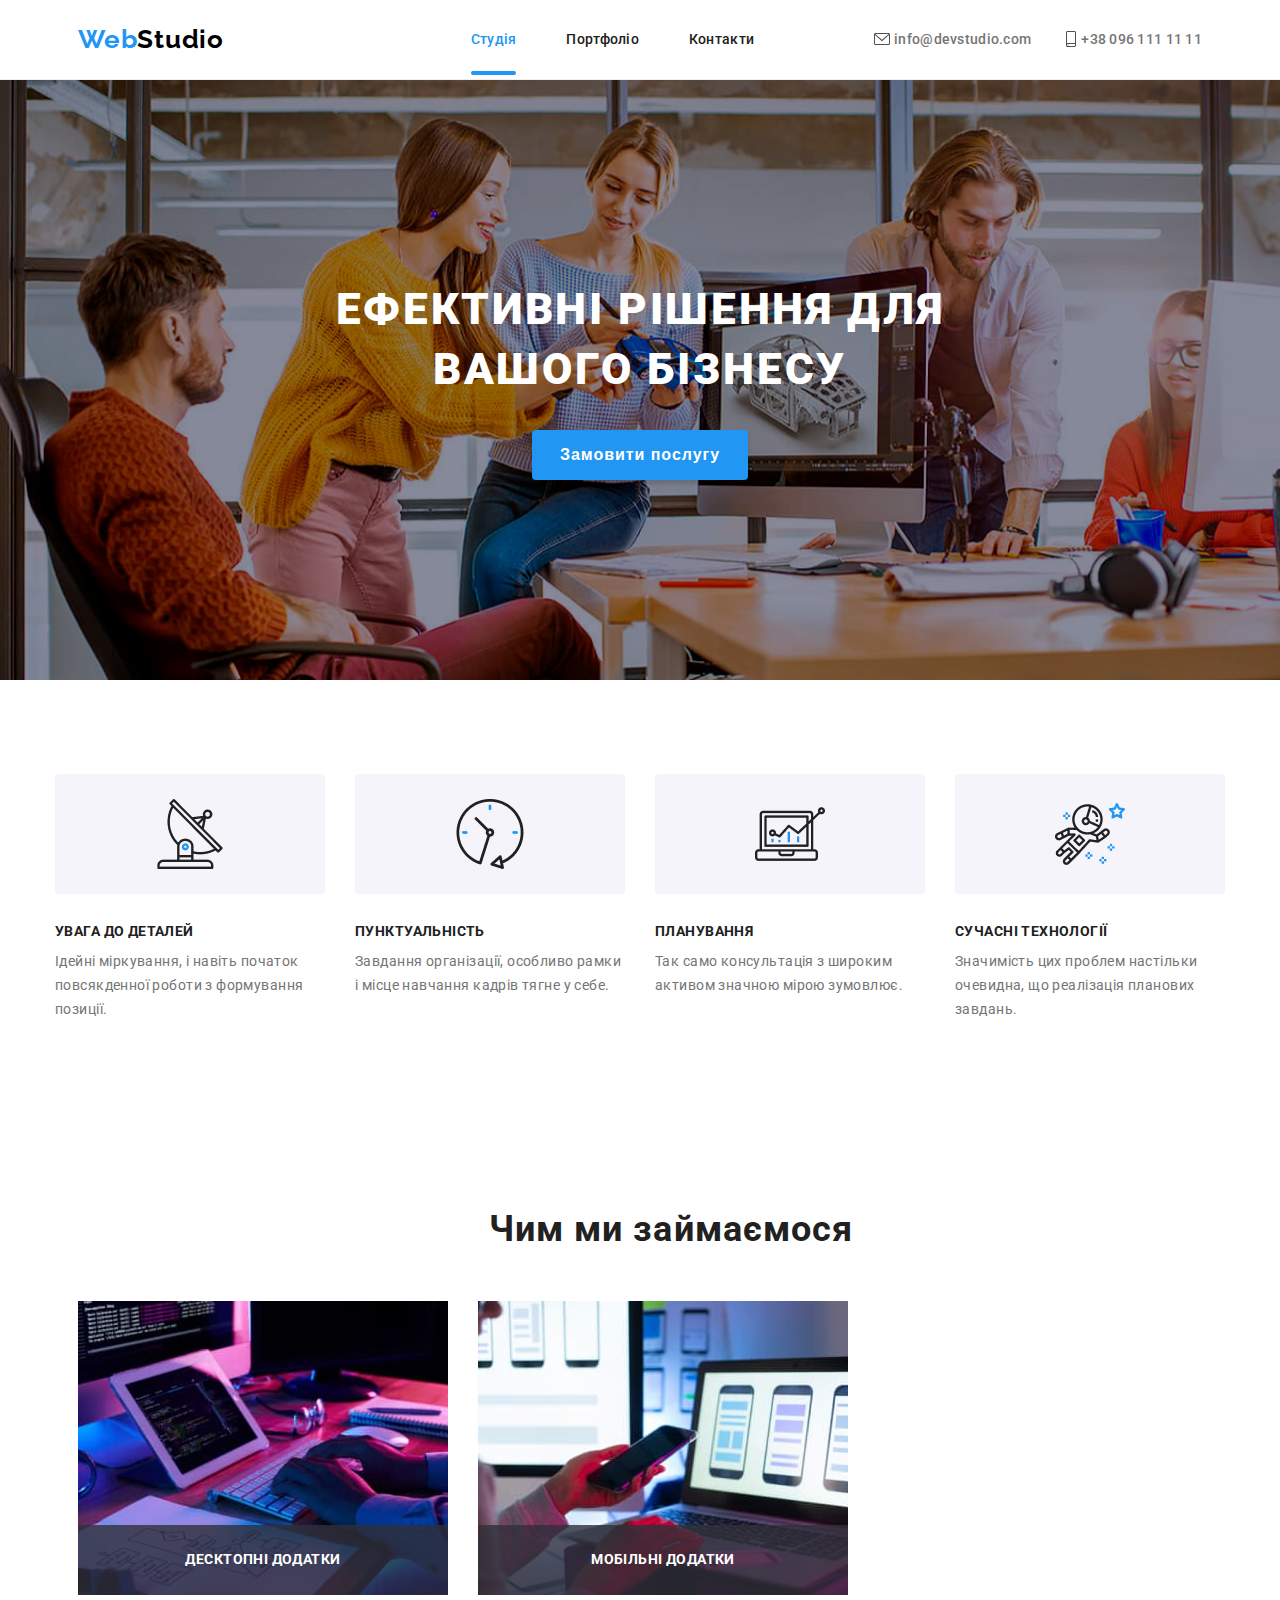
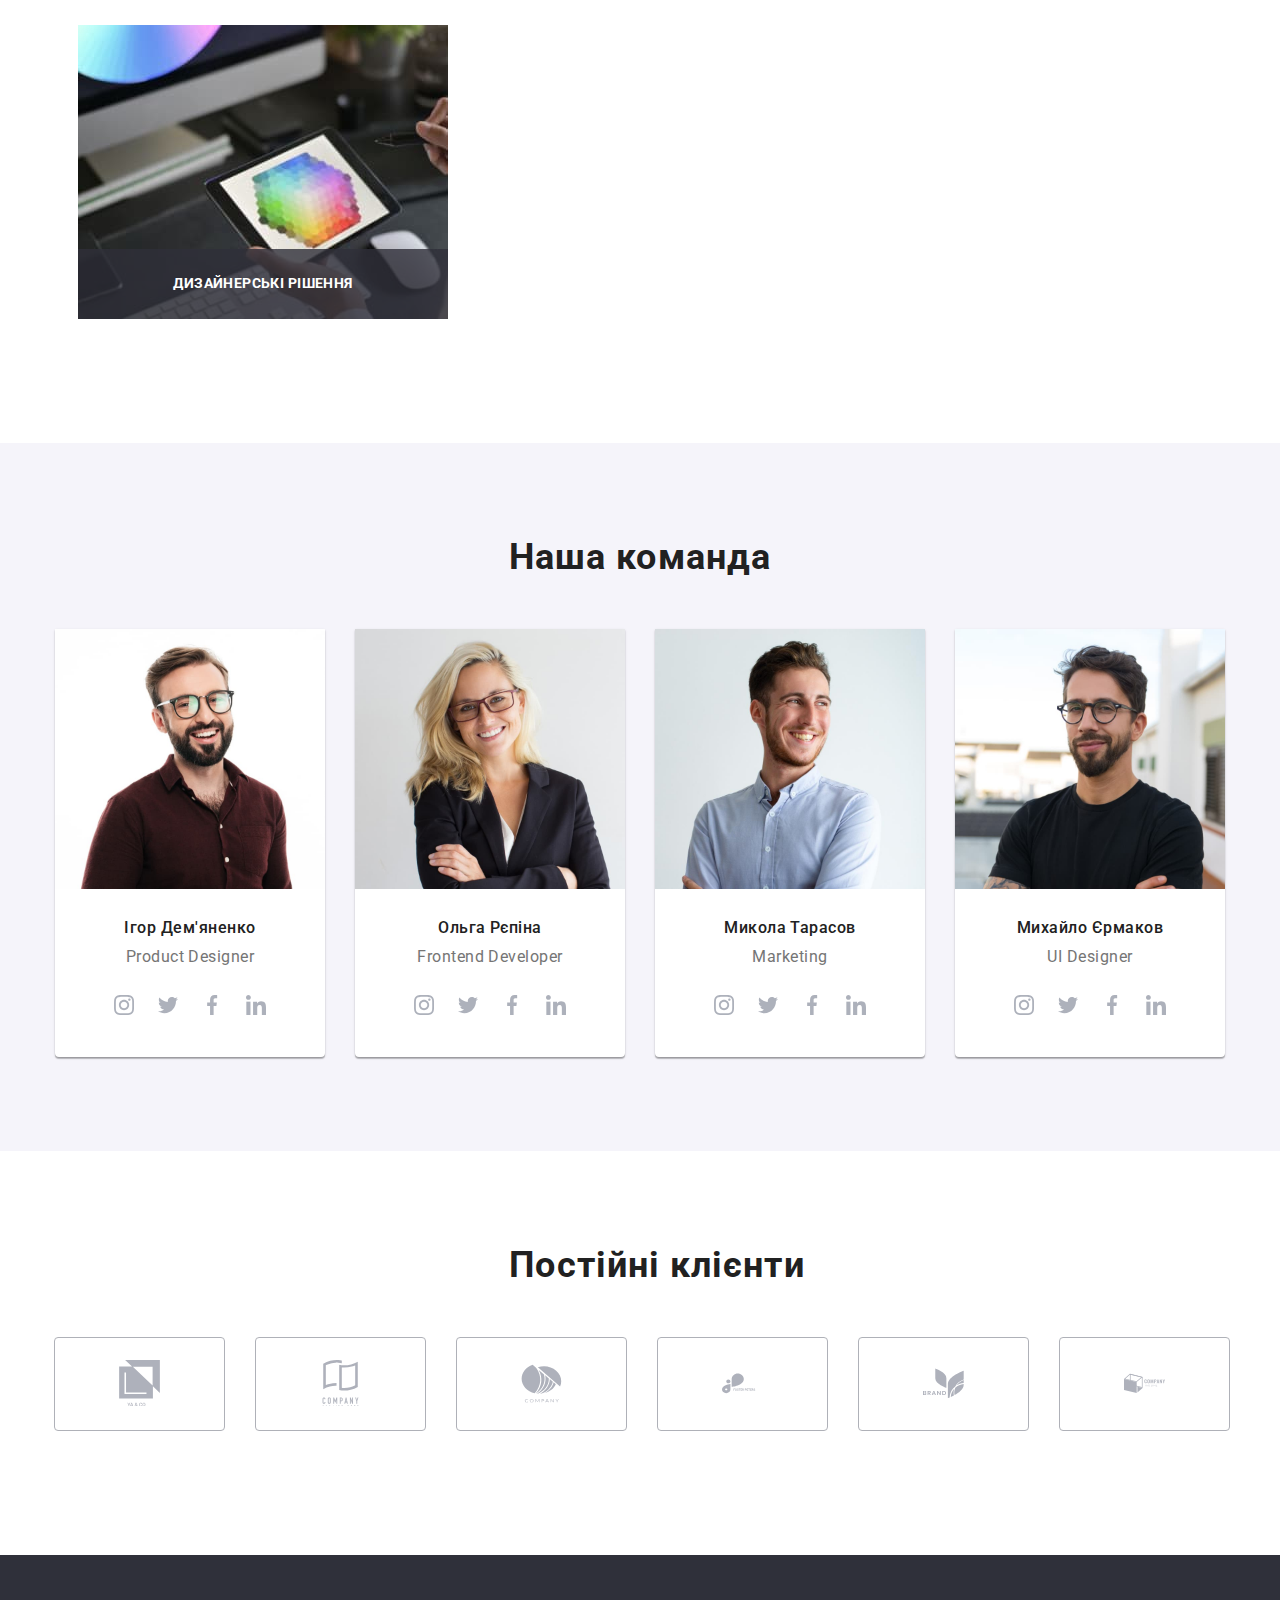
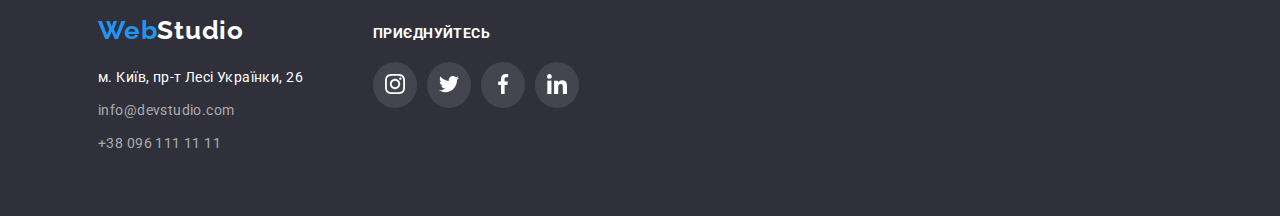
<file: index.html>
<!DOCTYPE html>
<html lang="ukr">
<head>
    <meta charset="UTF-8">
    <meta http-equiv="X-UA-Compatible" content="IE=edge">
    <meta name="viewport" content="width=device-width, initial-scale=1.0">
    <link rel="preconnect" href="https://fonts.googleapis.com">
    <link rel="preconnect" href="https://fonts.gstatic.com" crossorigin>
    <link href="https://fonts.googleapis.com/css2?family=Lato&family=Lora&family=Martel:wght@300;400;700&family=Montserrat:wght@400;500;600;700;800&family=Noto+Sans+Georgian:wght@700&family=PT+Sans:ital,wght@0,400;0,700;1,400;1,700&family=Raleway:wght@700&family=Roboto:wght@400;500;700;900&family=Tinos:wght@400;700&display=swap" rel="stylesheet">
    <link rel="stylesheet" href="./css/style.css">
    <title>WebStudio</title>
</head>
<body>
    <header class="header">
            <a href="./index.html" class="header-logo"><span class="logo">Web</span>Studio</a>
        <section class="header__burger">
            <span></span>
        </section>
        <nav class="nav header__menu">
            <ul class="header__list">
                <li class="nav-item"><a href="./index.html" class="nav-link nav-link__studio">Студія</a></li>
                <li class="nav-item"><a href="./portfolio.html" class="nav-link">Портфоліо</a></li>
                <li class="nav-item"><a href="#" class="nav-link">Контакти</a></li>
                <li class="contacts-item contacts-item__mail">
                    <a href="mailto:info@devstudio.com" class="contacts-link contacts-link__mail">
                        <svg class="icon-header icon-header__mail">   
                            <use href="sprite.svg#mail"></use>
                        </svg>
                        info@devstudio.com
                    </a>
                </li>
                <li class="contacts-item contacts-item__tel">
                    <a href="tel:+380961111111" class="contacts-link contacts-link__tel">
                        <svg class="icon-header phone">   
                            <use href="sprite.svg#tel"></use>
                        </svg>
                        +38 096 111 11 11
                    </a>
                </li>
            </ul>
            <!--
            <ul class="contacts-list">
                <li class="contacts-item">
                    <a href="mailto:info@devstudio.com" class="contacts-link">
                        <svg class="icon-header icon-header__mail">   
                            <use href="sprite.svg#mail"></use>
                        </svg>
                        info@devstudio.com
                    </a>
                </li>
                <li class="contacts-item">
                    <a href="tel:+380961111111" class="contacts-link">
                        <svg class="icon-header phone">   
                            <use href="sprite.svg#tel"></use>
                        </svg>
                        +38 096 111 11 11
                    </a>
                </li>
            </ul>-->
        </nav>
    </header>
    <main>
        <section class="servise">
            <h1 class="servise-title">Ефективні рішення для <br> вашого бізнесу</h1>
            <button type="button" class="servise-button">Замовити послугу</button>
        </section>
        <section class="features">
            <h2 hidden class="features-title title">Особливості студії</h2>
            <ul class="features-list">
                <li class="features-card">
                    <img src="./images/studio/features/antena.jpg" alt="антена" width="270" height="120">
                    <h3 class="features-card__title">УВАГА ДО ДЕТАЛЕЙ</h3>
                    <p class="features-card__text">Ідейні міркування, і навіть початок повсякденної роботи з формування позиції.</p>
                </li>
                <li class="features-card">
                    <img src="./images/studio/features/clock.jpg" alt="годиник" width="270" height="120">
                    <h3 class="features-card__title">ПУНКТУАЛЬНІСТЬ</h3>
                    <p class="features-card__text">Завдання організації, особливо рамки і місце навчання кадрів тягне у себе.</p>
                </li>
                <li class="features-card">
                    <img src="./images/studio/features/diagrama.jpg" alt="діаграма" width="270" height="120">
                    <h3 class="features-card__title">ПЛАНУВАННЯ</h3>
                    <p class="features-card__text">Так само консультація з широким активом значною мірою зумовлює.</p>
                </li>
                <li class="features-card">
                    <img src="./images/studio/features/astronaft.jpg" alt="астронафт" width="270" height="120">
                    <h3 class="features-card__title">СУЧАСНІ ТЕХНОЛОГІЇ</h3>
                    <p class="features-card__text">Значимість цих проблем настільки очевидна, що реалізація планових завдань.</p>
                </li>
            </ul>
        </section>
        <section class="about">
            <h2 class="about-title title">Чим ми займаємося</h2>
            <ul class="about-list">
                <li class="about-card">
                    <img src="./images/what-we-do/notebook.jpg" alt="людина пише код" width="370" height="294">
                    <section class="about-block__text">
                        <p class="abuot-card__text">Десктопні додатки</p>
                    </section>
                </li>
                <li class="about-card">
                    <img src="./images/what-we-do/phone.jpg" alt="людина перевіряє верстку сайту" width="370" height="294">
                    <section class="about-block__text">
                        <p class="abuot-card__text">Мобільні додатки</p>
                    </section>
                </li>
                <li class="about-card">
                    <img src="./images/what-we-do/table.jpg" alt="людина вибирає кольори для дизайну" width="370" height="294">
                    <section class="about-block__text">
                        <p class="abuot-card__text">Дизайнерські рішення</p>
                    </section>
                </li>
            </ul>
        </section>
        <section class="team">
            <h2 class="team-title title">Наша команда</h2>
            <ul class="team-list">
                <li class="team-card">
                    <img src="./images/what-we-do/igor.jpg" alt="Ігор Дем'яненко" width="270" height="260">
                    <p class="team-card__name">Ігор Дем'яненко</p>
                    <span class="team-card__profession">Product Designer</span>
                    <ul class="team-block__network">
                        <li class="team-network__item">
                            <a href="#" class="team-network__link">
                                <svg class="team-icon">   
                                    <use href="sprite.svg#inst"></use>
                                </svg>
                            </a>
                        </li>
                        <li class="team-network__item">
                            <a href="#" class="team-network__link">
                                <svg class="team-icon">   
                                    <use href="sprite.svg#twitter"></use>
                                </svg>
                            </a>
                        </li>
                        <li class="team-network__item">
                            <a href="#" class="team-network__link">
                                <svg class="team-icon">   
                                    <use href="sprite.svg#facebook"></use>
                                </svg>
                            </a>
                        </li>
                        <li class="team-network__item">
                            <a href="#" class="team-network__link">
                                <svg class="team-icon">   
                                    <use href="sprite.svg#linkedin"></use>
                                </svg>
                            </a>
                        </li>
                    </ul>
                </li>
                <li class="team-card">
                    <img src="./images/what-we-do/olga.jpg" alt="Ольга Рєпіна" width="270" height="260">
                    <p class="team-card__name">Ольга Рєпіна</p>
                    <span class="team-card__profession">Frontend Developer</span>
                    <ul class="team-block__network">
                        <li class="team-network__item">
                            <a href="#" class="team-network__link">
                                <svg class="team-icon">   
                                    <use href="sprite.svg#inst"></use>
                                </svg>
                            </a>
                        </li>
                        <li class="team-network__item">
                            <a href="#" class="team-network__link">
                                <svg class="team-icon">   
                                    <use href="sprite.svg#twitter"></use>
                                </svg>
                            </a>
                        </li>
                        <li class="team-network__item">
                            <a href="#" class="team-network__link">
                                <svg class="team-icon">   
                                    <use href="sprite.svg#facebook"></use>
                                </svg>
                            </a>
                        </li>
                        <li class="team-network__item">
                            <a href="#" class="team-network__link">
                                <svg class="team-icon">   
                                    <use href="sprite.svg#linkedin"></use>
                                </svg>
                            </a>
                        </li>
                    </ul>
                </li>
                <li class="team-card">
                    <img src="./images/what-we-do/mikola.jpg" alt="Микола Тарасов" width="270" height="260">
                    <p class="team-card__name">Микола Тарасов</p>
                    <span class="team-card__profession">Marketing</span>
                    <ul class="team-block__network">
                        <li class="team-network__item">
                            <a href="#" class="team-network__link">
                                <svg class="team-icon">   
                                    <use href="sprite.svg#inst"></use>
                                </svg>
                            </a>
                        </li>
                        <li class="team-network__item">
                            <a href="#" class="team-network__link">
                                <svg class="team-icon">   
                                    <use href="sprite.svg#twitter"></use>
                                </svg>
                            </a>
                        </li>
                        <li class="team-network__item">
                            <a href="#" class="team-network__link">
                                <svg class="team-icon">   
                                    <use href="sprite.svg#facebook"></use>
                                </svg>
                            </a>
                        </li>
                        <li class="team-network__item">
                            <a href="#" class="team-network__link">
                                <svg class="team-icon">   
                                    <use href="sprite.svg#linkedin"></use>
                                </svg>
                            </a>
                        </li>
                    </ul>
                </li>
                <li class="team-card">
                    <img src="./images/what-we-do/mihailo.jpg" alt="Михайло Єрмаков" width="270" height="260">
                    <p class="team-card__name">Михайло Єрмаков</p>
                    <span class="team-card__profession">UI Designer</span>
                    <ul class="team-block__network">
                        <li class="team-network__item">
                            <a href="#" class="team-network__link">
                                <svg class="team-icon">   
                                    <use href="sprite.svg#inst"></use>
                                </svg>
                            </a>
                        </li>
                        <li class="team-network__item">
                            <a href="#" class="team-network__link">
                                <svg class="team-icon">   
                                    <use href="sprite.svg#twitter"></use>
                                </svg>
                            </a>
                        </li>
                        <li class="team-network__item">
                            <a href="#" class="team-network__link">
                                <svg class="team-icon">   
                                    <use href="sprite.svg#facebook"></use>
                                </svg>
                            </a>
                        </li>
                        <li class="team-network__item">
                            <a href="#" class="team-network__link">
                                <svg class="team-icon">   
                                    <use href="sprite.svg#linkedin"></use>
                                </svg>
                            </a>
                        </li>
                    </ul>
                </li>
            </ul>
        </section>
        <section class="clients">
            <h2 class="client-title title">Постійні клієнти</h2>
            <ul class="clients-block">
                <li class="client-item">
                    <a href="#" class="client-link">
                        <svg class="client-icon">   
                            <use href="sprite.svg#client1"></use>
                        </svg>
                    </a>
                </li>
                <li class="client-item">
                    <a href="#" class="client-link">
                        <svg class="client-icon">   
                            <use href="sprite.svg#client2"></use>
                        </svg>
                    </a>
                </li>
                <li class="client-item">
                    <a href="#" class="client-link">
                        <svg class="client-icon">   
                            <use href="sprite.svg#client3"></use>
                        </svg>
                    </a>
                </li>
                <li class="client-item">
                    <a href="#" class="client-link">
                        <svg class="client-icon">   
                            <use href="sprite.svg#client4"></use>
                        </svg>
                    </a>
                </li>
                <li class="client-item">
                    <a href="#" class="client-link">
                        <svg class="client-icon">   
                            <use href="sprite.svg#client5"></use>
                        </svg>
                    </a>
                </li>
                <li class="client-item">
                    <a href="#" class="client-link">
                        <svg class="client-icon">   
                            <use href="sprite.svg#client6"></use>
                        </svg>
                    </a>
                </li>
            </ul>
        </section>
    </main>
    <footer class="footer">
    <a href="./index.html" class="footer-logo"><span class="logo">Web</span>Studio</a>
    <section class="footer-block">
        <address>
            <ul class="footer-list">
                <li class="footer-item"><a href="https://goo.gl/maps/CPtrU1FHBa2aNyZL9" class="footer-address">м. Київ, пр-т Лесі Українки, 26</a></li>
                <li class="footer-item"><a href="mailto:info@devstudio.com" class="footer-link" target="_blank" rel="noopener noreferrer nofollow">info@devstudio.com</a></li>
                <li class="footer-item"><a href="tel:+380961111111" class="footer-link">+38 096 111 11 11</a></li>
            </ul>
        </address>
        <section class="footer-block__join-in">
            <h2 class="footer-title">Приєднуйтесь</h2>
            <ul class="footer-block__body">
                <li class="footer-block__item">
                    <a href="#" class="footer-block__link">
                        <svg class="footer-block__icon">   
                            <use href="sprite.svg#inst"></use>
                        </svg>
                    </a>
                </li>
                <li class="footer-block__item">
                    <a href="#" class="footer-block__link">
                        <svg class="footer-block__icon">   
                            <use href="sprite.svg#twitter"></use>
                        </svg>
                    </a>
                </li>
                <li class="footer-block__item">
                    <a href="#" class="footer-block__link">
                        <svg class="footer-block__icon">   
                            <use href="sprite.svg#facebook"></use>
                        </svg>
                    </a>
                </li>
                <li class="footer-block__item">
                    <a href="#" class="footer-block__link">
                        <svg class="footer-block__icon">   
                            <use href="sprite.svg#linkedin"></use>
                        </svg>
                    </a>
                </li>
            </ul>
        </section>
    </section>
    </footer>
    <script src="https://code.jquery.com/jquery-3.4.1.slim.min.js" integrity="sha256-pasqAKBDmFT4eHoN2ndd6lN370kFiGUFyTiUHWhU7k8=" crossorigin="anonymous">
        
    </script>
    <script src="./js/main.js"></script>
</body>
</html>
</file>
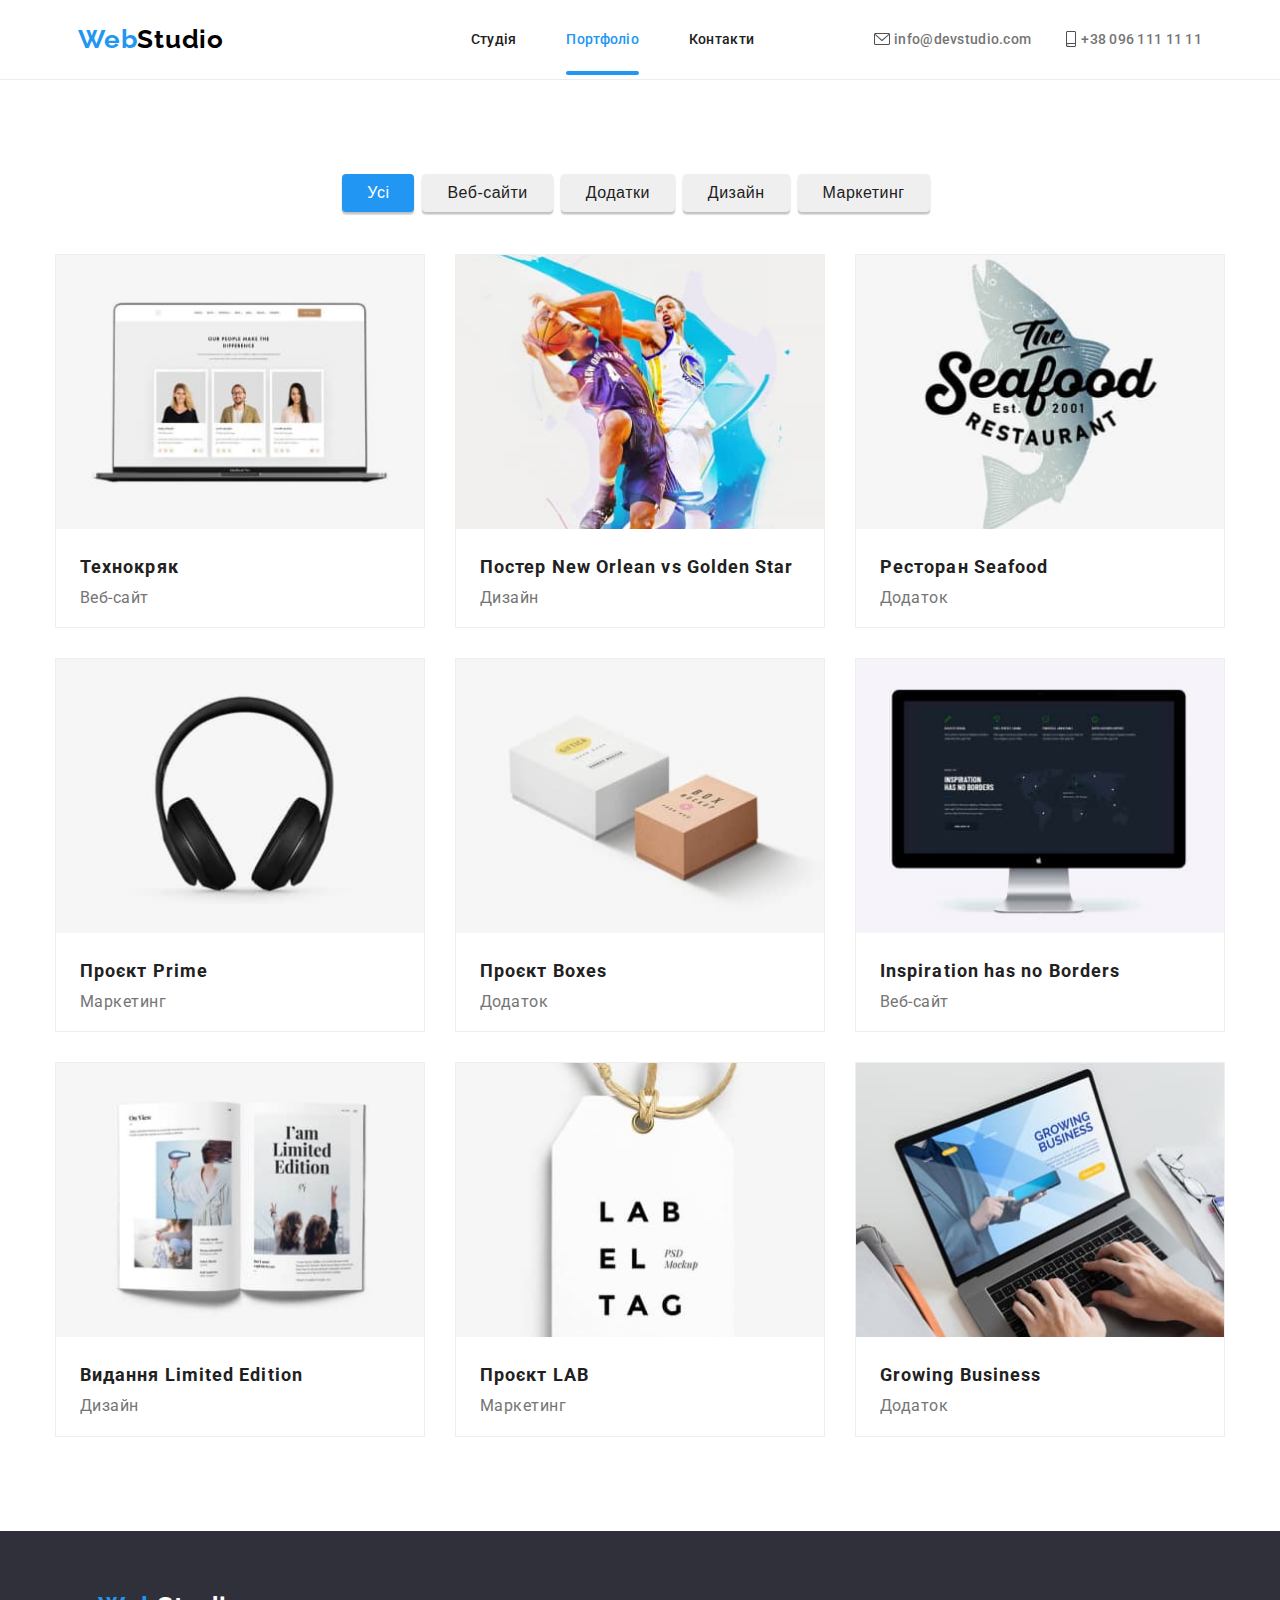
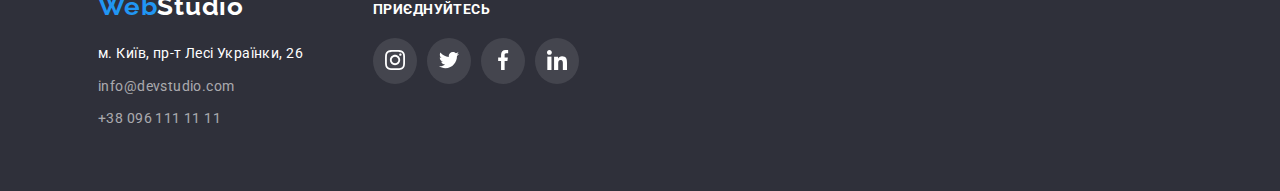
<file: portfolio.html>
<!DOCTYPE html>
<html lang="en">
<head>
    <meta charset="UTF-8">
    <meta http-equiv="X-UA-Compatible" content="IE=edge">
    <meta name="viewport" content="width=device-width, initial-scale=1.0">
    <link rel="preconnect" href="https://fonts.googleapis.com">
    <link rel="preconnect" href="https://fonts.gstatic.com" crossorigin>
    <link href="https://fonts.googleapis.com/css2?family=Lato&family=Lora&family=Martel:wght@300;400;700&family=Montserrat:wght@400;500;600;700;800&family=Noto+Sans+Georgian:wght@700&family=PT+Sans:ital,wght@0,400;0,700;1,400;1,700&family=Raleway:wght@700&family=Roboto:wght@400;500;700;900&family=Tinos:wght@400;700&display=swap" rel="stylesheet">
    <link rel="stylesheet" href="./css/portfolio.css">
    <title>Portfolio</title>
</head>
<body>
    <header class="header">
        <a href="./index.html" class="header-logo"><span class="logo">Web</span>Studio</a>
    <section class="header__burger">
        <span></span>
    </section>
    <nav class="nav header__menu">
        <ul class="header__list">
            <li class="nav-item"><a href="./index.html" class="nav-link nav-link__studio">Студія</a></li>
            <li class="nav-item"><a href="./portfolio.html" class="nav-link nav-link__portfolio">Портфоліо</a></li>
            <li class="nav-item"><a href="#" class="nav-link">Контакти</a></li>
            <li class="contacts-item contacts-item__mail">
                <a href="mailto:info@devstudio.com" class="contacts-link contacts-link__mail">
                    <svg class="icon-header icon-header__mail">   
                        <use href="sprite.svg#mail"></use>
                    </svg>
                    info@devstudio.com
                </a>
            </li>
            <li class="contacts-item contacts-item__tel">
                <a href="tel:+380961111111" class="contacts-link contacts-link__tel">
                    <svg class="icon-header phone">   
                        <use href="sprite.svg#tel"></use>
                    </svg>
                    +38 096 111 11 11
                </a>
            </li>
        </ul>
    </nav>
</header>
    <main class="page-portfolio">
        <section class="portfolio">
            <ul class="portfolio-tubs">
                <li class="portfolio-navigation__tubs">
                    <button type="button" class="tubs-portfolio__item active">Усі</button>
                </li>
                <li class="portfolio-navigation__tubs">
                    <button type="button" class="tubs-portfolio__item">Веб-сайти</button>
                </li>
                <li class="portfolio-navigation__tubs">
                    <button type="button" class="tubs-portfolio__item">Додатки</button>
                </li>
                <li class="portfolio-navigation__tubs">
                    <button type="button" class="tubs-portfolio__item">Дизайн</button>
                </li>
                <li class="portfolio-navigation__tubs">
                    <button type="button" class="tubs-portfolio__item">Маркетинг</button>
                </li>
            </ul>
            <ul class="portfolio-tabs__items active">
                    <li class="portfolio-tabs__item">
                        <a href="#" class="portfolio-tabs__link">
                            <img src="./images/portfolio/technocrat.jpg" alt="Технокряк" width="370" height="294">
                        <h2 class="portfolio-item__name">Технокряк</h2>
                        <p class="portfolio-item__profession">Веб-сайт</p>
                        <section class="portfolio-block__text">
                            <p class="portfolio-item__text">Ресурс пропонує комплексні пропозиції 
                                з різним рівнем функціоналу та сервісів. 
                                Все це дозволить відвідувачу отримати вичерпні 
                                відомості про компанію чи приватну особу.
                            </p>
                        </section>
                        </a>
                    </li>
                    <li class="portfolio-tabs__item">
                        <a href="#" class="portfolio-tabs__link">
                            <img src="./images/portfolio/poster.jpg" alt="Постер New Orlean vs Golden Star"width="370" height="294">
                            <h2 class="portfolio-item__name">Постер New Orlean vs Golden Star</h2>
                            <p class="portfolio-item__profession">Дизайн</p>
                            <section class="portfolio-block__text">
                                <p class="portfolio-item__text">Ресурс пропонує комплексні пропозиції 
                                    з різним рівнем функціоналу та сервісів. 
                                    Все це дозволить відвідувачу отримати вичерпні 
                                    відомості про компанію чи приватну особу.
                                </p>
                            </section>
                        </a>
                    </li>
                    <li class="portfolio-tabs__item">
                        <a href="#" class="portfolio-tabs__link">
                            <img src="./images/portfolio/restaurant.jpg" alt="Ресторан Seafood" width="370" height="294">
                            <h2 class="portfolio-item__name">Ресторан Seafood</h2>
                            <p class="portfolio-item__profession">Додаток</p>
                            <section class="portfolio-block__text">
                                <p class="portfolio-item__text">Ресурс пропонує комплексні пропозиції 
                                    з різним рівнем функціоналу та сервісів. 
                                    Все це дозволить відвідувачу отримати вичерпні 
                                    відомості про компанію чи приватну особу.
                                </p>
                            </section>
                        </a>
                    </li>
                    <li class="portfolio-tabs__item">
                        <a href="#" class="portfolio-tabs__link">
                            <img src="./images/portfolio/project-prime.jpg" alt="Проєкт Prime" width="370" height="294">
                            <h2 class="portfolio-item__name">Проєкт Prime</h2>
                            <p class="portfolio-item__profession">Маркетинг</p>
                            <section class="portfolio-block__text">
                                <p class="portfolio-item__text">Ресурс пропонує комплексні пропозиції 
                                    з різним рівнем функціоналу та сервісів. 
                                    Все це дозволить відвідувачу отримати вичерпні 
                                    відомості про компанію чи приватну особу.
                                </p>
                            </section>
                        </a>
                    </li>
                    <li class="portfolio-tabs__item">
                        <a href="#" class="portfolio-tabs__link">
                            <img src="./images/portfolio/project-boxes.jpg" alt="Проєкт Boxes" width="370" height="294">
                            <h2 class="portfolio-item__name">Проєкт Boxes</h2>
                            <p class="portfolio-item__profession">Додаток</p>
                            <section class="portfolio-block__text">
                                <p class="portfolio-item__text">Ресурс пропонує комплексні пропозиції 
                                    з різним рівнем функціоналу та сервісів. 
                                    Все це дозволить відвідувачу отримати вичерпні 
                                    відомості про компанію чи приватну особу.
                                </p>
                            </section>
                        </a>
                    </li>
                    <li class="portfolio-tabs__item">
                        <a href="#" class="portfolio-tabs__link">
                            <img src="./images/portfolio/inspiration-has.jpg" alt="Inspiration has no Borders" width="370" height="294">
                            <h2 class="portfolio-item__name">Inspiration has no Borders</h2>
                            <p class="portfolio-item__profession">Веб-сайт</p>
                            <section class="portfolio-block__text">
                                <p class="portfolio-item__text">Ресурс пропонує комплексні пропозиції 
                                    з різним рівнем функціоналу та сервісів. 
                                    Все це дозволить відвідувачу отримати вичерпні 
                                    відомості про компанію чи приватну особу.
                                </p>
                            </section>
                        </a>
                    </li>
                    <li class="portfolio-tabs__item">
                        <a href="#" class="portfolio-tabs__link">
                            <img src="./images/portfolio/edition-limited.jpg" alt="Видання Limited Edition" width="370" height="294">
                            <h2 class="portfolio-item__name">Видання Limited Edition</h2>
                            <p class="portfolio-item__profession">Дизайн</p>
                            <section class="portfolio-block__text">
                                <p class="portfolio-item__text">Ресурс пропонує комплексні пропозиції 
                                    з різним рівнем функціоналу та сервісів. 
                                    Все це дозволить відвідувачу отримати вичерпні 
                                    відомості про компанію чи приватну особу.
                                </p>
                            </section>
                        </a>
                    </li>
                    <li class="portfolio-tabs__item">
                        <a href="#" class="portfolio-tabs__link">
                            <img src="./images/portfolio/project-lab.jpg" alt="Проєкт LAB" width="370" height="294">
                            <h2 class="portfolio-item__name">Проєкт LAB</h2>
                            <p class="portfolio-item__profession">Маркетинг</p>
                            <section class="portfolio-block__text">
                                <p class="portfolio-item__text">Ресурс пропонує комплексні пропозиції 
                                    з різним рівнем функціоналу та сервісів. 
                                    Все це дозволить відвідувачу отримати вичерпні 
                                    відомості про компанію чи приватну особу.
                                </p>
                            </section>
                        </a>
                    </li>
                    <li class="portfolio-tabs__item">
                        <a href="#" class="portfolio-tabs__link">
                            <img src="./images/portfolio/growing-business.jpg" alt="Growing Business" width="370" height="294">
                            <h2 class="portfolio-item__name">Growing Business</h2>
                            <p class="portfolio-item__profession">Додаток</p>
                            <section class="portfolio-block__text">
                                <p class="portfolio-item__text">Ресурс пропонує комплексні пропозиції 
                                    з різним рівнем функціоналу та сервісів. 
                                    Все це дозволить відвідувачу отримати вичерпні 
                                    відомості про компанію чи приватну особу.
                                </p>
                            </section>
                        </a>
                    </li>
                </ul>
                <ul class="portfolio-tabs__items">
                    <li class="portfolio-tabs__item">
                        <a href="#" class="portfolio-tabs__link">
                            <img src="./images/portfolio/technocrat.jpg" alt="Технокряк" width="370" height="294">
                        <h2 class="portfolio-item__name">Технокряк</h2>
                        <p class="portfolio-item__profession">Веб-сайт</p>
                        <section class="portfolio-block__text">
                            <p class="portfolio-item__text">Ресурс пропонує комплексні пропозиції 
                                з різним рівнем функціоналу та сервісів. 
                                Все це дозволить відвідувачу отримати вичерпні 
                                відомості про компанію чи приватну особу.
                            </p>
                        </section>
                        </a>
                    </li>
                    <li class="portfolio-tabs__item">
                        <a href="#" class="portfolio-tabs__link">
                            <img src="./images/portfolio/inspiration-has.jpg" alt="Inspiration has no Borders" width="370" height="294">
                            <h2 class="portfolio-item__name">Inspiration has no Borders</h2>
                            <p class="portfolio-item__profession">Веб-сайт</p>
                            <section class="portfolio-block__text">
                                <p class="portfolio-item__text">Ресурс пропонує комплексні пропозиції 
                                    з різним рівнем функціоналу та сервісів. 
                                    Все це дозволить відвідувачу отримати вичерпні 
                                    відомості про компанію чи приватну особу.
                                </p>
                            </section>
                        </a>
                    </li>
                </ul>
                <ul class="portfolio-tabs__items">
                    <li class="portfolio-tabs__item">
                        <a href="#" class="portfolio-tabs__link">
                            <img src="./images/portfolio/growing-business.jpg" alt="Growing Business" width="370" height="294">
                            <h2 class="portfolio-item__name">Growing Business</h2>
                            <p class="portfolio-item__profession">Додаток</p>
                            <section class="portfolio-block__text">
                                <p class="portfolio-item__text">Ресурс пропонує комплексні пропозиції 
                                    з різним рівнем функціоналу та сервісів. 
                                    Все це дозволить відвідувачу отримати вичерпні 
                                    відомості про компанію чи приватну особу.
                                </p>
                            </section>
                        </a>
                    </li>
                    <li class="portfolio-tabs__item">
                        <a href="#" class="portfolio-tabs__link">
                            <img src="./images/portfolio/project-boxes.jpg" alt="Проєкт Boxes" width="370" height="294">
                            <h2 class="portfolio-item__name">Проєкт Boxes</h2>
                            <p class="portfolio-item__profession">Додаток</p>
                            <section class="portfolio-block__text">
                                <p class="portfolio-item__text">Ресурс пропонує комплексні пропозиції 
                                    з різним рівнем функціоналу та сервісів. 
                                    Все це дозволить відвідувачу отримати вичерпні 
                                    відомості про компанію чи приватну особу.
                                </p>
                            </section>
                        </a>
                    </li>
                    <li class="portfolio-tabs__item">
                        <a href="#" class="portfolio-tabs__link">
                            <img src="./images/portfolio/restaurant.jpg" alt="Ресторан Seafood" width="370" height="294">
                            <h2 class="portfolio-item__name">Ресторан Seafood</h2>
                            <p class="portfolio-item__profession">Додаток</p>
                            <section class="portfolio-block__text">
                                <p class="portfolio-item__text">Ресурс пропонує комплексні пропозиції 
                                    з різним рівнем функціоналу та сервісів. 
                                    Все це дозволить відвідувачу отримати вичерпні 
                                    відомості про компанію чи приватну особу.
                                </p>
                            </section>
                        </a>
                    </li>
                </ul>
                <ul class="portfolio-tabs__items">
                    <li class="portfolio-tabs__item">
                        <a href="#" class="portfolio-tabs__link">
                            <img src="./images/portfolio/poster.jpg" alt="Постер New Orlean vs Golden Star"width="370" height="294">
                            <h2 class="portfolio-item__name">Постер New Orlean vs Golden Star</h2>
                            <p class="portfolio-item__profession">Дизайн</p>
                            <section class="portfolio-block__text">
                                <p class="portfolio-item__text">Ресурс пропонує комплексні пропозиції 
                                    з різним рівнем функціоналу та сервісів. 
                                    Все це дозволить відвідувачу отримати вичерпні 
                                    відомості про компанію чи приватну особу.
                                </p>
                            </section>
                        </a>
                    </li>
                    <li class="portfolio-tabs__item">
                        <a href="#" class="portfolio-tabs__link">
                            <img src="./images/portfolio/edition-limited.jpg" alt="Видання Limited Edition" width="370" height="294">
                            <h2 class="portfolio-item__name">Видання Limited Edition</h2>
                            <p class="portfolio-item__profession">Дизайн</p>
                            <section class="portfolio-block__text">
                                <p class="portfolio-item__text">Ресурс пропонує комплексні пропозиції 
                                    з різним рівнем функціоналу та сервісів. 
                                    Все це дозволить відвідувачу отримати вичерпні 
                                    відомості про компанію чи приватну особу.
                                </p>
                            </section>
                        </a>
                    </li>
                </ul>
                <ul class="portfolio-tabs__items">
                    <li class="portfolio-tabs__item">
                        <a href="#" class="portfolio-tabs__link">
                            <img src="./images/portfolio/project-prime.jpg" alt="Проєкт Prime" width="370" height="294">
                            <h2 class="portfolio-item__name">Проєкт Prime</h2>
                            <p class="portfolio-item__profession">Маркетинг</p>
                            <section class="portfolio-block__text">
                                <p class="portfolio-item__text">Ресурс пропонує комплексні пропозиції 
                                    з різним рівнем функціоналу та сервісів. 
                                    Все це дозволить відвідувачу отримати вичерпні 
                                    відомості про компанію чи приватну особу.
                                </p>
                            </section>
                        </a>
                    </li>
                    <li class="portfolio-tabs__item">
                        <a href="#" class="portfolio-tabs__link">
                            <img src="./images/portfolio/project-lab.jpg" alt="Проєкт LAB" width="370" height="294">
                            <h2 class="portfolio-item__name">Проєкт LAB</h2>
                            <p class="portfolio-item__profession">Маркетинг</p>
                            <section class="portfolio-block__text">
                                <p class="portfolio-item__text">Ресурс пропонує комплексні пропозиції 
                                    з різним рівнем функціоналу та сервісів. 
                                    Все це дозволить відвідувачу отримати вичерпні 
                                    відомості про компанію чи приватну особу.
                                </p>
                            </section>
                        </a>
                    </li>
                </ul>
            </ul>
        </section>
    </main>
    <footer class="footer">
        <a href="./index.html" class="footer-logo"><span class="logo">Web</span>Studio</a>
        <section class="footer-block">
            <address>
                <ul class="footer-list">
                    <li class="footer-item"><a href="https://goo.gl/maps/CPtrU1FHBa2aNyZL9" class="footer-address">м. Київ, пр-т Лесі Українки, 26</a></li>
                    <li class="footer-item"><a href="mailto:info@devstudio.com" class="footer-link" target="_blank" rel="noopener noreferrer nofollow">info@devstudio.com</a></li>
                    <li class="footer-item"><a href="tel:+380961111111" class="footer-link">+38 096 111 11 11</a></li>
                </ul>
            </address>
            <section class="footer-block__join-in">
                <h2 class="footer-title">Приєднуйтесь</h2>
                <ul class="footer-block__body">
                    <li class="footer-block__item">
                        <a href="#" class="footer-block__link">
                            <svg class="footer-block__icon">   
                                <use href="sprite.svg#inst"></use>
                            </svg>
                        </a>
                    </li>
                    <li class="footer-block__item">
                        <a href="#" class="footer-block__link">
                            <svg class="footer-block__icon">   
                                <use href="sprite.svg#twitter"></use>
                            </svg>
                        </a>
                    </li>
                    <li class="footer-block__item">
                        <a href="#" class="footer-block__link">
                            <svg class="footer-block__icon">   
                                <use href="sprite.svg#facebook"></use>
                            </svg>
                        </a>
                    </li>
                    <li class="footer-block__item">
                        <a href="#" class="footer-block__link">
                            <svg class="footer-block__icon">   
                                <use href="sprite.svg#linkedin"></use>
                            </svg>
                        </a>
                    </li>
                </ul>
            </section>
        </section>
    </footer>
    <script src="https://code.jquery.com/jquery-3.4.1.slim.min.js" integrity="sha256-pasqAKBDmFT4eHoN2ndd6lN370kFiGUFyTiUHWhU7k8=" crossorigin="anonymous">
        
    </script>
    <script src="./js/main.js"></script>
</body>
</html>
</file>
<file: css/style.css>
*,
*::before,
*::after {
    margin: 0;
    padding: 0;
    border: 0;
    box-sizing: border-box;
}
a {
    text-decoration: none;
}
ul,
ol,
li {
    list-style: none;
}

img {
    vertical-align: top;
}

h1,
h2,
h3,
h4,
h5,
h6 {
    font-weight: inherit;
    font-size: inherit;
}
html,
body {
    height: 100%;
    line-height: 1;
    background-color: var(--main-light-color);
    font-size: 14px;
    color: var(--main-font-color);
    font-weight: 400;
    font-family: 'Roboto', sans-serif;
}
:root{
    --main-light-color: #fff;

    --main-font-color: #757575;
    --secondory-font-color: #212121;
    --accent-color: #2196f3;
    --secondary-accent-color: #188ce8;
    --logo-color: #000;
    --header-border-color: #ececec;
    --border-bg-color: #f5f4fa;
    --servise-bg-color: #2F303A;
} 
/*-----------------------------------------------*/

.header {
    display: flex;
    align-items: center;
    justify-content: space-between;
    min-height: 80px;
    padding: 0 78px 0 78px;
    border-bottom: 1px solid var(--header-border-color);
}
.header__list {
    display: flex;
    align-items: center;
}

.header-logo{
    font-family: 'Raleway', sans-serif;
    font-weight: 700;
    font-size: 26px;
    line-height: 119%;
    letter-spacing: 0.03em;
    color: var(--logo-color);
    margin: 0 93px 0 0;
}
.logo {
    font-weight: 700;
    font-size: 26px;
    line-height: 119%;
    letter-spacing: 0.03em;
    color:var(--accent-color);
}
.nav-list {
    display: flex;
}
.contacts-link:focus .icon-header{
    color:var(--accent-color);
    fill: var(--accent-color);
}
.contacts-link:focus{
    color: var(--accent-color);
}
.nav-link {
    font-weight: 500;
    line-height: 114%;
    letter-spacing: 0.02em;
    color: var(--secondory-font-color);
}
.nav-link:hover{
    color: var(--accent-color);
}
.contacts-list {
    display: flex;
    align-items: center;
}
.contacts-item:not(:last-child) {
    margin: 0 50px 0 0;
}
.contacts-link {
    position: relative;
    font-weight: 500;
    line-height: 114%;
    letter-spacing: 0.02em;
    color: var(--main-font-color);
}
.contacts-link:hover{
    color: var(--accent-color);
}
.nav-link:focus{
    color: var(--accent-color);
}
.icon-header{
    display: inline-block;
    fill: #515151;
    width: 16px;
    height: 12px;
}
.phone{
    position: absolute;
    top: 0px;
    left: -15px;
    width: 10px;
    height: 16px;
}
.icon-header__mail{
    position: absolute;
    top: 2px;
    left: -20px;
}
.contacts-link:hover .icon-header{
    fill: var(--accent-color);
}
.nav-link__studio{
    color: var(--accent-color);
}
.contacts-item__mail{
    padding-left: 315px;
}
@media (max-width:1281px) {
    .contacts-item__mail{
        padding-left: 90px;
    }
}
@media (max-width:976px) {
    .contacts-item__mail{
        padding-left: 60px;
    }
}
@media (max-width:853px) {
    .contacts-item__mail{
        padding-left: 6px;
    }
}
@media (min-width:1203px){
    .nav-item:not(:last-child){
        margin: 0 50px 0 0;
    }
}
@media (max-width:1202px) {
    .nav-item:not(:last-child){
        margin: 0 30px 0 0;
    }
    .header-logo{
        margin: 0 40px 0 0;
    }
    .contacts-item:not(:last-child) {
        margin: 0 24px 0 0;
    }
}
@media (max-width:1152px){
    .header-logo{
        margin: 0 34px 0 0;
    }
}
@media (max-width:953px){
    .header{
        display: flex;
        align-items: center;
        padding: 0 16px 0 16px;
    }
}
@media (min-width:400px) {
    .nav-link{
        display: inline-flex;
        padding: 28px 0 28px 0;
        overflow: hidden;
        position: relative;
    }
    .nav-link::after{
        transition: all 0.2s ease-out;
        content: ' ';
        display: block;
        width: 100%;
        height: 4px;
        background: var(--accent-color);
        position: absolute;
        border-radius: 2px;
        bottom: 0;
        left: -100%;
    }
    .nav-link:focus:after {
        left: 0;
    }
    .nav-link__studio:after{
        transition: all 0.2s ease-out;
        content: ' ';
        display: block;
        width: 100%;
        height: 4px;
        background: var(--accent-color);
        position: absolute;
        border-radius: 2px;
        bottom: 0;
        left: 0;
    }
}
/*------------------------------------------------*/
@media (max-width:767.99px) {
    body.lock{
        overflow: hidden;
    }
    .header__burger{
        display: block;
        position: relative;
        width: 30px;
        height: 20px;
        z-index: 3;
    }
    .header__burger span{
        position: absolute;
        background-color: #000;
        width: 100%;
        height: 2px;
        top: 9px;
        transition: all 0.3s ease 0s;
    }
    .header__burger::before,
    .header__burger::after{
        content: '';
        background-color: #000;
        position: absolute;
        width: 100%;
        height: 2px;
        left: 0;
        transition: all 0.3s ease 0s;
    }
    .header__burger::before{
        content: '';
        top: 0;
    }
    .header__burger::after{
        content: '';
        bottom: 0;
    }

    .header__menu{
        display: flex;
        flex-direction: column;
        text-align: center;
        align-items: center;
        justify-content: center;
        position: fixed;
        top: -100%;
        left: 0;
        width: 100%;
        height: 100%;
        background-color: rgb(196, 196, 196);
        padding: 100px 10px 20px 10px;
        transition: all 0.3s ease 0s;
        overflow: auto;
    }
    .header__menu.active{
        top: 0;
    }

    .header__list{
        display: flex;
        flex-direction: column;
        text-align: center;
        align-items: start;
        justify-content: center;
        margin: 0;
    }
    .nav-item{
        padding: 0 0 20px 0;
    }
    .nav-link{
        font-size: 28px;
        color: var(--main-light-color);
    }
    .contacts-item{
        padding: 0 0 30px 0;
    }
    .icon-header{
        top: 0px;
        left: -30px;
        width: 30px;
        height: 30px;
        fill: var(--main-light-color);
    }
    .icon-header__mail{
        
        left: -32px;
    }
    .contacts-item__mail{
        padding: 10px 0 10px 0;
    }
    .contacts-link {
        position: relative;
        font-weight: 500;
        font-size: 24px;
        line-height: 114%;
        letter-spacing: 0.02em;
        color: var(--main-light-color);
    }
    .contacts-link:hover .icon-header{
        fill: var(--accent-color);
    }
    .nav-link__studio{
        color: var(--accent-color);
    }
    .nav-link__studio{
        color: var(--accent-color);
    }
    .header__burger.active span{
        transform: scale(0);
    }
    
    .header__burger.active::before{
        content: '';
        transform:rotate(45deg);
        top: 9px;
    }
    
    .header__burger.active::after{
        content: '';
        transform:rotate(-45deg);
        bottom: 9px;
    }
}
/*-----------------------------------------------------------------*/
.servise {
    background-image: url('../images/studio/bg.jpg');
    background-repeat: no-repeat;
    background-size: cover;
    text-align: center;
}
.servise-title {
    font-weight: 900;
    font-size: 44px;
    line-height: 136%;
    text-align: center;
    letter-spacing: 0.06em;
    text-transform: uppercase;
    color: var(--main-light-color);
    margin: 0 0 30px 0;
    padding: 200px 0 0 0;
}
.servise-button {
    width: 216px;
    height: 50px;
    letter-spacing: 0.06em;
    color: var(--main-light-color);
    background: var(--accent-color);
    box-shadow: 0px 4px 4px rgba(0, 0, 0, 0.15);
    border-radius: 4px;
    cursor: pointer;
    margin: 0 0 200px 0;
    font-weight: 700;
    font-size: 16px;
    line-height: 188%;
}
.servise-button:hover{
    background: var(--secondary-accent-color);
}
.servise-button:active{
    background: var(--secondary-accent-color);
}
.servise-button:focus{
    background: var(--secondary-accent-color);
}
/*--------------------------------------------------------------------------*/
.features {
    padding: 94px 16px 94px 16px;
}
.features-title {
    margin: 0 50px 0 0;
}
.title{
    font-weight: 700;
    font-size: 36px;
    line-height: 116%;
    text-align: center;
    letter-spacing: 0.03em;
    color: #212121;
}
.features-list {
    display: grid;
    grid-template-columns: repeat(auto-fit, minmax(200px , 270px));
    column-gap: 30px;
    row-gap: 30px;
    justify-content: center;
}
.features-card{
    max-width: 270px;
}
.features-card img{
    max-width: 270px;
    max-height: 120px;
    width: 100%;
    height: 100%;
    margin: 0 0 30px 0;
}
.features-card__title {
    font-weight: 700;
    line-height: 114%;
    letter-spacing: 0.03em;
    text-transform: uppercase;
    color: var(--secondory-font-color);
    margin: 0 0 10px 0;
}
.features-card__text {
    line-height: 171%;
    letter-spacing: 0.03em;
    color: var(--main-font-color);
}
/*-----------------------------------------------------------------------*/
.about {
    max-width: 1332px;
    margin: 0 auto;
    padding: 94px 16px 94px 78px;
}
.about-title {
    margin: 0 0 50px 0;
}
.about-list {
    display: flex;
    flex-wrap: wrap;
}
.about-card{
    position: relative;
    margin: 0 30px 30px 0;
}
.about-card img{
    width: 100%;
    height: 100%;
    object-fit: cover;
}
.about-block__text {
    display: flex;
    text-align: center;
    align-items: center;
    justify-content: center;
}
.abuot-card__text {
    display: inline-block;
    padding: 27px 0 0 0;
    position: absolute;
    bottom:0;
    font-weight: 700;
    line-height: 114%;
    text-align: center;
    letter-spacing: 0.03em;
    text-transform: uppercase;
    color: var(--main-light-color);
    background: rgba(47, 48, 58, 0.8);
    height: 70px;
    width: 100%;
}
@media (max-width:968px) {
    .about {
        max-width: 1332px;
        margin: 0 auto;
        padding: 94px 16px 94px 16px;
    }
}
@media (max-width:831px) {
    .about-list{
        justify-content: center;
        align-items: center;
    }
}
@media (max-width:768px) {
    .about-card{
        margin: 0 0 30px 0;
    }
}
/*---------------------------------------------------------------------------*/
.team {
    padding: 94px 16px 94px 16px;
    background: var(--border-bg-color);
}
.team-title{
    margin: 0 0 50px 0;
}
.team-list {
    max-width: 1232px;
    margin: 0 auto;
    display: grid;
    grid-template-columns: repeat(auto-fit , minmax(200px , 270px));
    justify-content: center;
    row-gap: 30px;
    column-gap: 30px;
}
.team-card {
    background-color: var(--main-light-color);
    height: 428px;
    box-shadow: 0px 1px 3px rgba(0, 0, 0, 0.12), 
                0px 1px 1px rgba(0, 0, 0, 0.14), 
                0px 2px 1px rgba(0, 0, 0, 0.2);
    border-radius: 0px 0px 4px 4px;
}
.team-card img{
    max-width: 270px;
    max-height: 260px;
    width: 100%;
    height: 100%;
    margin: 0 0 30px 0;
    object-fit: cover;
}
.team-card__name {
    font-weight: 500;
    font-size: 16px;
    line-height: 118%;
    text-align: center;
    letter-spacing: 0.03em;
    color: var(--secondory-font-color);
    margin: 0 0 10px 0;
}
.team-card__profession {
    display: block;
    font-size: 16px;
    line-height: 118%;
    text-align: center;
    letter-spacing: 0.03em;
    color: var(--main-font-color);
    margin: 0 0 16px 0;
}
.team-block__network{
    display: flex;
    align-items: center;
    justify-content: center;
    margin: 0 0 30px 0;
}  
.team-icon{
    width: 20px;
    height: 20px;
    fill: #ADB1BB;
}
.team-network__link{
    display: inline-block;
    padding: 12px 12px 12px 12px;
    border-radius: 50%;
}
.team-network__link:hover{
    background: var(--accent-color);
}
.team-network__link:hover .team-icon{
    fill: var(--main-light-color);
}
.team-network__link:focus{
    background: var(--accent-color);
}
.team-network__link:focus .team-icon{
    fill: var(--main-light-color);
}
@media (max-width:1250px) {
    .team-list {
        justify-content: center;
    }
}
/*-----------------------------------------------------------------------------------*/
.clients {
    margin: 0 auto;
    padding: 94px 16px 94px 50px;
    display: flex;
    flex-direction: column;
    align-items: center;
    justify-content: center;
}
.client-title{
    margin: 0 0 50px 0;
}
.clients-block{
    display: flex;
    flex-wrap: wrap;
}
.client-item {
    display: inline-block;
    margin: 0 30px 30px 0;
}
.client-link {
    display: inline-block;
    border: 1px solid #AFB1B8;
    border-radius: 4px;
    padding: 22px 64px 22px 64px;
}
.client-icon {
    fill: #AEB1BB;
    width: 41px;
    height: 46.7px;
}
.client-link:hover{
    border: 1px solid var(--accent-color);
}
.client-link:hover .client-icon{
    fill: var(--accent-color);
}
.client-link:focus{
    border: 1px solid var(--accent-color);
}
.client-link:focus .client-icon{
    fill: var(--accent-color);
}
@media (max-width:900px) {
    .clients-block {
        justify-content: center;
    }
    .clients {
        margin: 0 auto;
        padding: 94px 16px 94px 16px;
        display: flex;
        flex-direction: column;
        align-items: center;
        justify-content: center;
    }
}
/*-----------------------------------------------------------------------------------*/
.footer {
    padding: 60px 64px 60px 98px;
    background: var(--servise-bg-color);
}
.footer-logo {
    font-family: 'Raleway', sans-serif;
    font-weight: 700;
    font-size: 26px;
    line-height: 119%;
    letter-spacing: 0.03em;
    color: var(--main-light-color);
}
.footer-list {
    margin: 20px 0 0 0;
}
.footer-item:not(:last-child){
    margin: 0 0 9px 0;
}
.footer-address{
    line-height: 171%;
    letter-spacing: 0.03em;
    color: var(--main-light-color);
    font-style: normal;
    margin: 0 70px 0 0;
}
.footer-link {
    line-height: 171%;
    letter-spacing: 0.03em;
    color: rgba(255, 255, 255, 0.6);
    font-style: normal;
}
.footer-link:hover{
    color: var(--accent-color);
}
.footer-address:hover{
    color: var(--accent-color);
}
.footer-block{
    display: flex;
    flex-wrap: wrap;
}
.footer-block__join-in{
    margin: -20px 0 0 0;
}
@media (max-width:629px) {
    .footer-block__join-in{
        margin: -20px 0 0 0;
    }
}
@media (max-width:610px) {
    .footer-block__join-in{
        margin: 20px 0 0 0;
    }
}
@media (max-width:580px) {
    .footer-block__join-in{
        margin: 20px 0 0 0px;
    }
}
.footer-title{
    font-weight: 700;
    line-height: 114%;
    letter-spacing: 0.03em;
    text-transform: uppercase;
    color: var(--main-light-color);
    margin: 0 0 20px 0;
}
.footer-block__body {
    display: flex;
}
.footer-block__item {
    margin: 0 10px 0 0;
}
.footer-block__link {
    display: inline-block;
    padding: 12px;
    background: rgba(255, 255, 255, 0.1);
    border-radius: 50%;
}
.footer-block__icon{
    width: 20px;
    height: 20px;
    fill: var(--main-light-color);
}
.footer-block__link:hover{
    background: var(--accent-color);
}
.footer-link:hover{
    color: var(--accent-color);
}
.footer-address:hover{
    color: var(--accent-color);
}
.footer-link:focus{
    color: var(--accent-color);
}
.footer-address:focus{
    color: var(--accent-color);
}
.footer-block__link:focus{
    background: var(--accent-color);
}
@media (max-width:768px) {
    .footer{
        padding: 60px 16px 60px 16px;
    }
}
/*-----------------------------------*/
</file>
<file: css/portfolio.css>
*,
*::before,
*::after {
    margin: 0;
    padding: 0;
    border: 0;
    box-sizing: border-box;
}
a {
    text-decoration: none;
}
ul,
ol,
li {
    list-style: none;
}

img {
    vertical-align: top;
}

h1,
h2,
h3,
h4,
h5,
h6 {
    font-weight: inherit;
    font-size: inherit;
}
html,
body {
    height: 100%;
    line-height: 1;
    background-color: var(--main-light-color);
    font-size: 14px;
    color: var(--main-font-color);
    font-weight: 400;
    font-family: 'Roboto', sans-serif;
}
:root{
    --main-light-color: #fff;

    --main-font-color: #757575;
    --secondory-font-color: #212121;
    --accent-color: #2196f3;
    --secondary-accent-color: #188ce8;
    --logo-color: #000;
    --header-border-color: #ececec;
    --border-bg-color: #f5f4fa;
    --servise-bg-color: #2F303A;
} 
/*-----------------------------------------------*/

.header {
    display: flex;
    align-items: center;
    justify-content: space-between;
    min-height: 80px;
    padding: 0 78px 0 78px;
    border-bottom: 1px solid var(--header-border-color);
}
.header__list {
    display: flex;
    align-items: center;
}

.header-logo{
    font-family: 'Raleway', sans-serif;
    font-weight: 700;
    font-size: 26px;
    line-height: 119%;
    letter-spacing: 0.03em;
    color: var(--logo-color);
    margin: 0 93px 0 0;
}
.logo {
    font-weight: 700;
    font-size: 26px;
    line-height: 119%;
    letter-spacing: 0.03em;
    color:var(--accent-color);
}
.nav-list {
    display: flex;
}
.contacts-link:focus .icon-header{
    color:var(--accent-color);
    fill: var(--accent-color);
}
.contacts-link:focus{
    color: var(--accent-color);
}
.nav-link {
    font-weight: 500;
    line-height: 114%;
    letter-spacing: 0.02em;
    color: var(--secondory-font-color);
}
.nav-link:hover{
    color: var(--accent-color);
}
.contacts-list {
    display: flex;
    align-items: center;
}
.contacts-item:not(:last-child) {
    margin: 0 50px 0 0;
}
.contacts-link {
    position: relative;
    font-weight: 500;
    line-height: 114%;
    letter-spacing: 0.02em;
    color: var(--main-font-color);
}
.contacts-link:hover{
    color: var(--accent-color);
}
.nav-link:focus{
    color: var(--accent-color);
}
.icon-header{
    display: inline-block;
    fill: #515151;
    width: 16px;
    height: 12px;
}
.phone{
    position: absolute;
    top: 0px;
    left: -15px;
    width: 10px;
    height: 16px;
}
.icon-header__mail{
    position: absolute;
    top: 2px;
    left: -20px;
}
.contacts-link:hover .icon-header{
    fill: var(--accent-color);
}
.nav-link__portfolio{
    color: var(--accent-color);
}
.contacts-item__mail{
    padding-left: 315px;
}
@media (max-width:1281px) {
    .contacts-item__mail{
        padding-left: 90px;
    }
}
@media (max-width:976px) {
    .contacts-item__mail{
        padding-left: 60px;
    }
}
@media (max-width:853px) {
    .contacts-item__mail{
        padding-left: 6px;
    }
}
@media (min-width:1203px){
    .nav-item:not(:last-child){
        margin: 0 50px 0 0;
    }
}
@media (max-width:1202px) {
    .nav-item:not(:last-child){
        margin: 0 30px 0 0;
    }
    .header-logo{
        margin: 0 40px 0 0;
    }
    .contacts-item:not(:last-child) {
        margin: 0 24px 0 0;
    }
}
@media (max-width:1152px){
    .header-logo{
        margin: 0 34px 0 0;
    }
}
@media (max-width:953px){
    .header{
        display: flex;
        align-items: center;
        padding: 0 16px 0 16px;
    }
}
@media (min-width:400px) {
    .nav-link{
        display: inline-flex;
        padding: 28px 0 28px 0;
        overflow: hidden;
        position: relative;
    }
    .nav-link::after{
        transition: all 0.2s ease-out;
        content: ' ';
        display: block;
        width: 100%;
        height: 4px;
        background: var(--accent-color);
        position: absolute;
        border-radius: 2px;
        bottom: 0;
        left: -100%;
    }
    .nav-link:focus:after {
        left: 0;
    }
    .nav-link__portfolio:after{
        transition: all 0.2s ease-out;
        content: ' ';
        display: block;
        width: 100%;
        height: 4px;
        background: var(--accent-color);
        position: absolute;
        border-radius: 2px;
        bottom: 0;
        left: 0;
    }
}
/*------------------------------------------------*/
@media (max-width:767.99px) {
    body.lock{
        overflow: hidden;
    }
    .header__burger{
        display: block;
        position: relative;
        width: 30px;
        height: 20px;
        z-index: 3;
    }
    .header__burger span{
        position: absolute;
        background-color: #000;
        width: 100%;
        height: 2px;
        top: 9px;
        transition: all 0.3s ease 0s;
    }
    .header__burger::before,
    .header__burger::after{
        content: '';
        background-color: #000;
        position: absolute;
        width: 100%;
        height: 2px;
        left: 0;
        transition: all 0.3s ease 0s;
    }
    .header__burger::before{
        content: '';
        top: 0;
    }
    .header__burger::after{
        content: '';
        bottom: 0;
    }

    .header__menu{
        display: flex;
        flex-direction: column;
        text-align: center;
        align-items: center;
        justify-content: center;
        position: fixed;
        top: -100%;
        left: 0;
        overflow: auto;
        width: 100%;
        height: 100%;
        background-color: rgb(196, 196, 196);
        padding: 100px 10px 20px 10px;
        transition: all 0.3s ease 0s;
        z-index: 1;
    }
    .header__menu.active{
        top: 0;
    }

    .header__list{
        display: flex;
        flex-direction: column;
        text-align: center;
        align-items: start;
        justify-content: center;
        margin: 0;
    }
    .nav-item{
        padding: 0 0 20px 0;
    }
    .nav-link{
        font-size: 28px;
        color: var(--main-light-color);
    }
    .contacts-item{
        padding: 0 0 30px 0;
    }
    .icon-header{
        top: 0px;
        left: -30px;
        width: 30px;
        height: 30px;
        fill: var(--main-light-color);
    }
    .icon-header__mail{
        
        left: -32px;
    }
    .contacts-item__mail{
        padding: 10px 0 10px 0;
    }
    .contacts-link {
        position: relative;
        font-weight: 500;
        font-size: 24px;
        line-height: 114%;
        letter-spacing: 0.02em;
        color: var(--main-light-color);
    }
    .contacts-link:hover .icon-header{
        fill: var(--accent-color);
    }
    .nav-link__portfolio{
        color: var(--accent-color);
    }
    .header__burger.active span{
        transform: scale(0);
    }
    
    .header__burger.active::before{
        content: '';
        transform:rotate(45deg);
        top: 9px;
    }
    
    .header__burger.active::after{
        content: '';
        transform:rotate(-45deg);
        bottom: 9px;
    }
}
/*----------------------------------------------------------------*/
.portfolio {
    padding: 94px 12px 94px 12px;
}
.portfolio-tubs {
    display: flex;
    align-items: center;
    flex-wrap: wrap;
    justify-content: center;
    margin: 0 0 34px 0;
}
.portfolio-navigation__tubs{
    margin: 0 8px 8px 0;
}
.tubs-portfolio__item {
    padding: 6px 25px 6px 25px;
    font-weight: 500;
    font-size: 16px;
    line-height: 162%;
    text-align: center;
    letter-spacing: 0.03em;
    box-shadow: 0px 3px 1px rgba(0, 0, 0, 0.1), 
                0px 1px 2px rgba(0, 0, 0, 0.08), 
                0px 2px 2px rgba(0, 0, 0, 0.12);
    border-radius: 4px;
    color: var(--secondory-font-color);
    cursor: pointer;
}
.tubs-portfolio__item:hover{
    background: var(--accent-color);
    color: var(--main-light-color);
}
.tubs-portfolio__item:focus{
    background: var(--accent-color);
    color: var(--main-light-color);
}
.tubs-portfolio__item.active{
    background: var(--accent-color);
    color: var(--main-light-color);
}
.portfolio-tabs__items {
    display: grid;
    grid-template-columns: repeat(auto-fit , minmax(280px , 370px));
    row-gap: 30px;
    column-gap: 30px;
    justify-content: center;
}
.portfolio-tabs__item{
    position: relative;
    justify-content: center;
    align-items: center;
    border: 1px solid rgba(238, 238, 238, 1);
}
.portfolio-tabs__item img{
    max-width: 370px;
    max-height: 294px;
    width: 100%;
    position: relative;
    padding: 0 0 20px 0;
    object-fit: cover;
}
.portfolio-item__name{
    padding: 0 0 4px 24px;
    font-weight: 700;
    font-size: 18px;
    line-height: 200%;
    letter-spacing: 0.06em;
    color: var(--secondory-font-color);
}
.portfolio-item__profession{
    display: block;
    padding: 0 0 20px 24px;
    font-size: 16px;
    line-height: 114%;
    letter-spacing: 0.03em;
    color: var(--main-font-color);
}
.portfolio-tabs__items{
    display: none;
}
.portfolio-tabs__items.active{
    display: grid;
}
.portfolio-item__text{
    display: none;
    padding: 63px 24px 63px 24px;
    position: absolute;
    top: 0;
    font-weight: 400;
    font-size: 18px;
    line-height: 156%;
    letter-spacing: 0.03em;
    background: rgba(33, 150, 243, 0.9);
    color: var(--main-light-color);
}
.portfolio-tabs__item:hover .portfolio-item__text{
    display: block;
}
.portfolio-tabs__item:focus .portfolio-item__text{
    display: block;
}
@media (max-width:1254px) {
    .portfolio-tabs__items{
        justify-content: center;
    }
    .portfolio {
        padding: 94px 12px 94px 12px;
        max-width: 1320px;
        margin: 0 auto;
    }
}
/*----------------------------------------------------------------*/
.footer {
    padding: 60px 64px 60px 98px;
    background: var(--servise-bg-color);
}
.footer-logo {
    font-family: 'Raleway', sans-serif;
    font-weight: 700;
    font-size: 26px;
    line-height: 119%;
    letter-spacing: 0.03em;
    color: var(--main-light-color);
}
.footer-list {
    margin: 20px 0 0 0;
}
.footer-item:not(:last-child){
    margin: 0 0 9px 0;
}
.footer-address{
    line-height: 171%;
    letter-spacing: 0.03em;
    color: var(--main-light-color);
    font-style: normal;
    margin: 0 70px 0 0;
}
.footer-link {
    line-height: 171%;
    letter-spacing: 0.03em;
    color: rgba(255, 255, 255, 0.6);
    font-style: normal;
}
.footer-link:hover{
    color: var(--accent-color);
}
.footer-address:hover{
    color: var(--accent-color);
}
.footer-block{
    display: flex;
    flex-wrap: wrap;
}
.footer-block__join-in{
    margin: -20px 0 0 0;
}
@media (max-width:629px) {
    .footer-block__join-in{
        margin: -20px 0 0 0;
    }
}
@media (max-width:610px) {
    .footer-block__join-in{
        margin: 20px 0 0 0;
    }
}
@media (max-width:580px) {
    .footer-block__join-in{
        margin: 20px 0 0 0px;
    }
}
.footer-title{
    font-weight: 700;
    line-height: 114%;
    letter-spacing: 0.03em;
    text-transform: uppercase;
    color: var(--main-light-color);
    margin: 0 0 20px 0;
}
.footer-block__body {
    display: flex;
}
.footer-block__item {
    margin: 0 10px 0 0;
}
.footer-block__link {
    display: inline-block;
    padding: 12px;
    background: rgba(255, 255, 255, 0.1);
    border-radius: 50%;
}
.footer-block__icon{
    width: 20px;
    height: 20px;
    fill: var(--main-light-color);
}
.footer-block__link:hover{
    background: var(--accent-color);
}
.footer-link:hover{
    color: var(--accent-color);
}
.footer-address:hover{
    color: var(--accent-color);
}
.footer-link:focus{
    color: var(--accent-color);
}
.footer-address:focus{
    color: var(--accent-color);
}
.footer-block__link:focus{
    background: var(--accent-color);
}
@media (max-width:768px) {
    .footer{
        padding: 60px 16px 60px 16px;
    }
}
</file>
